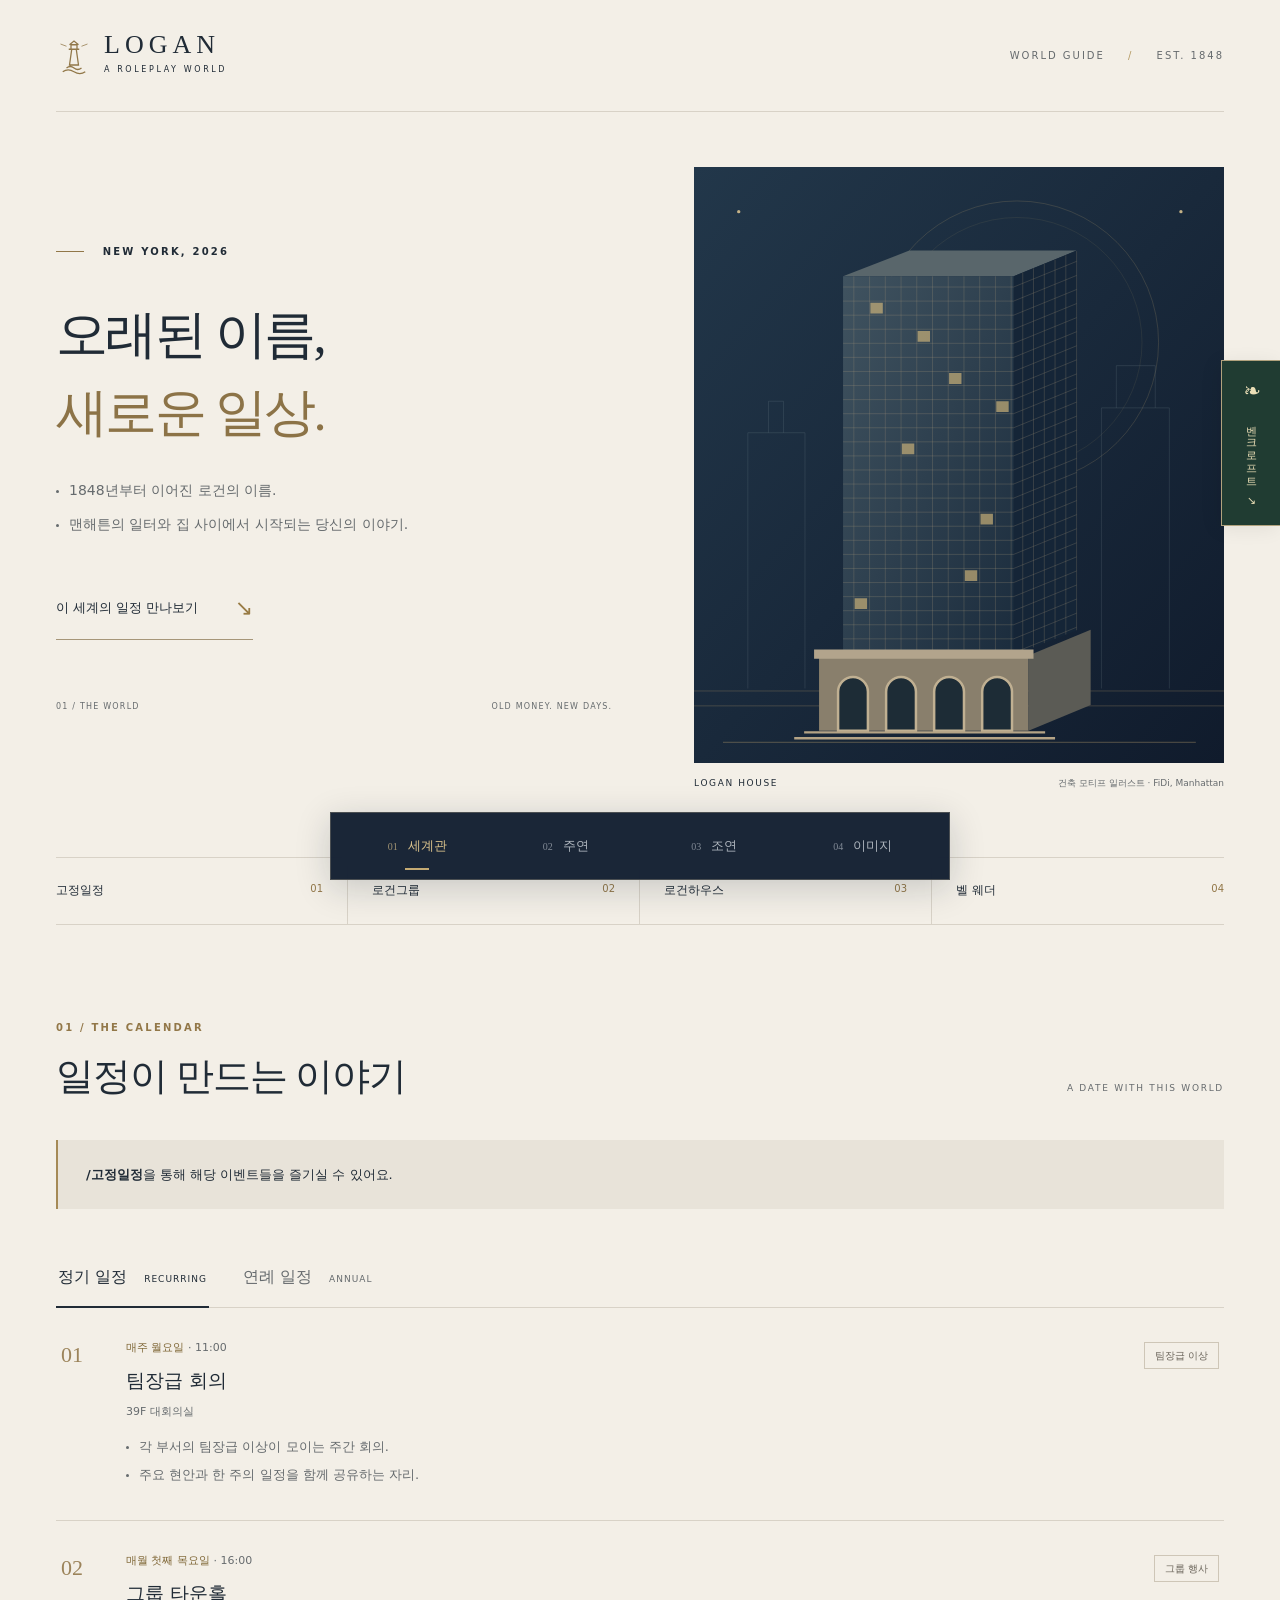
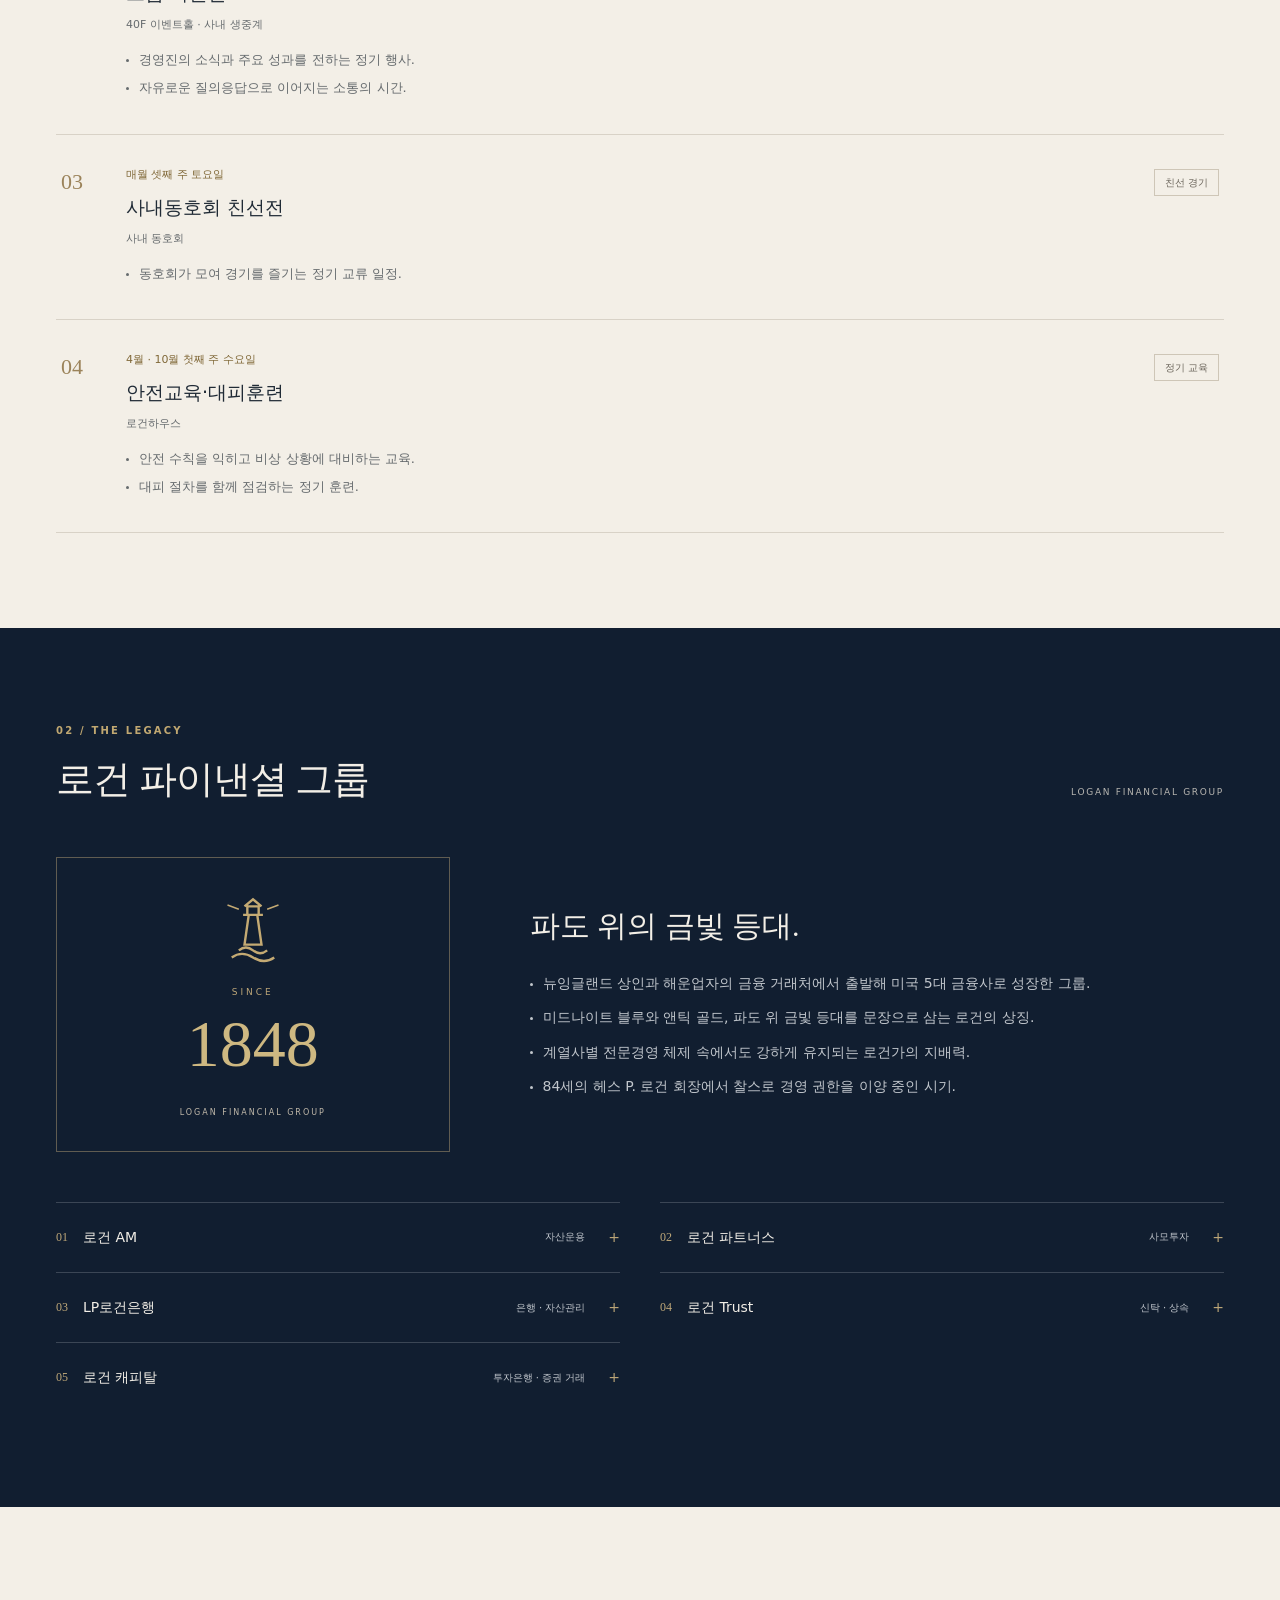
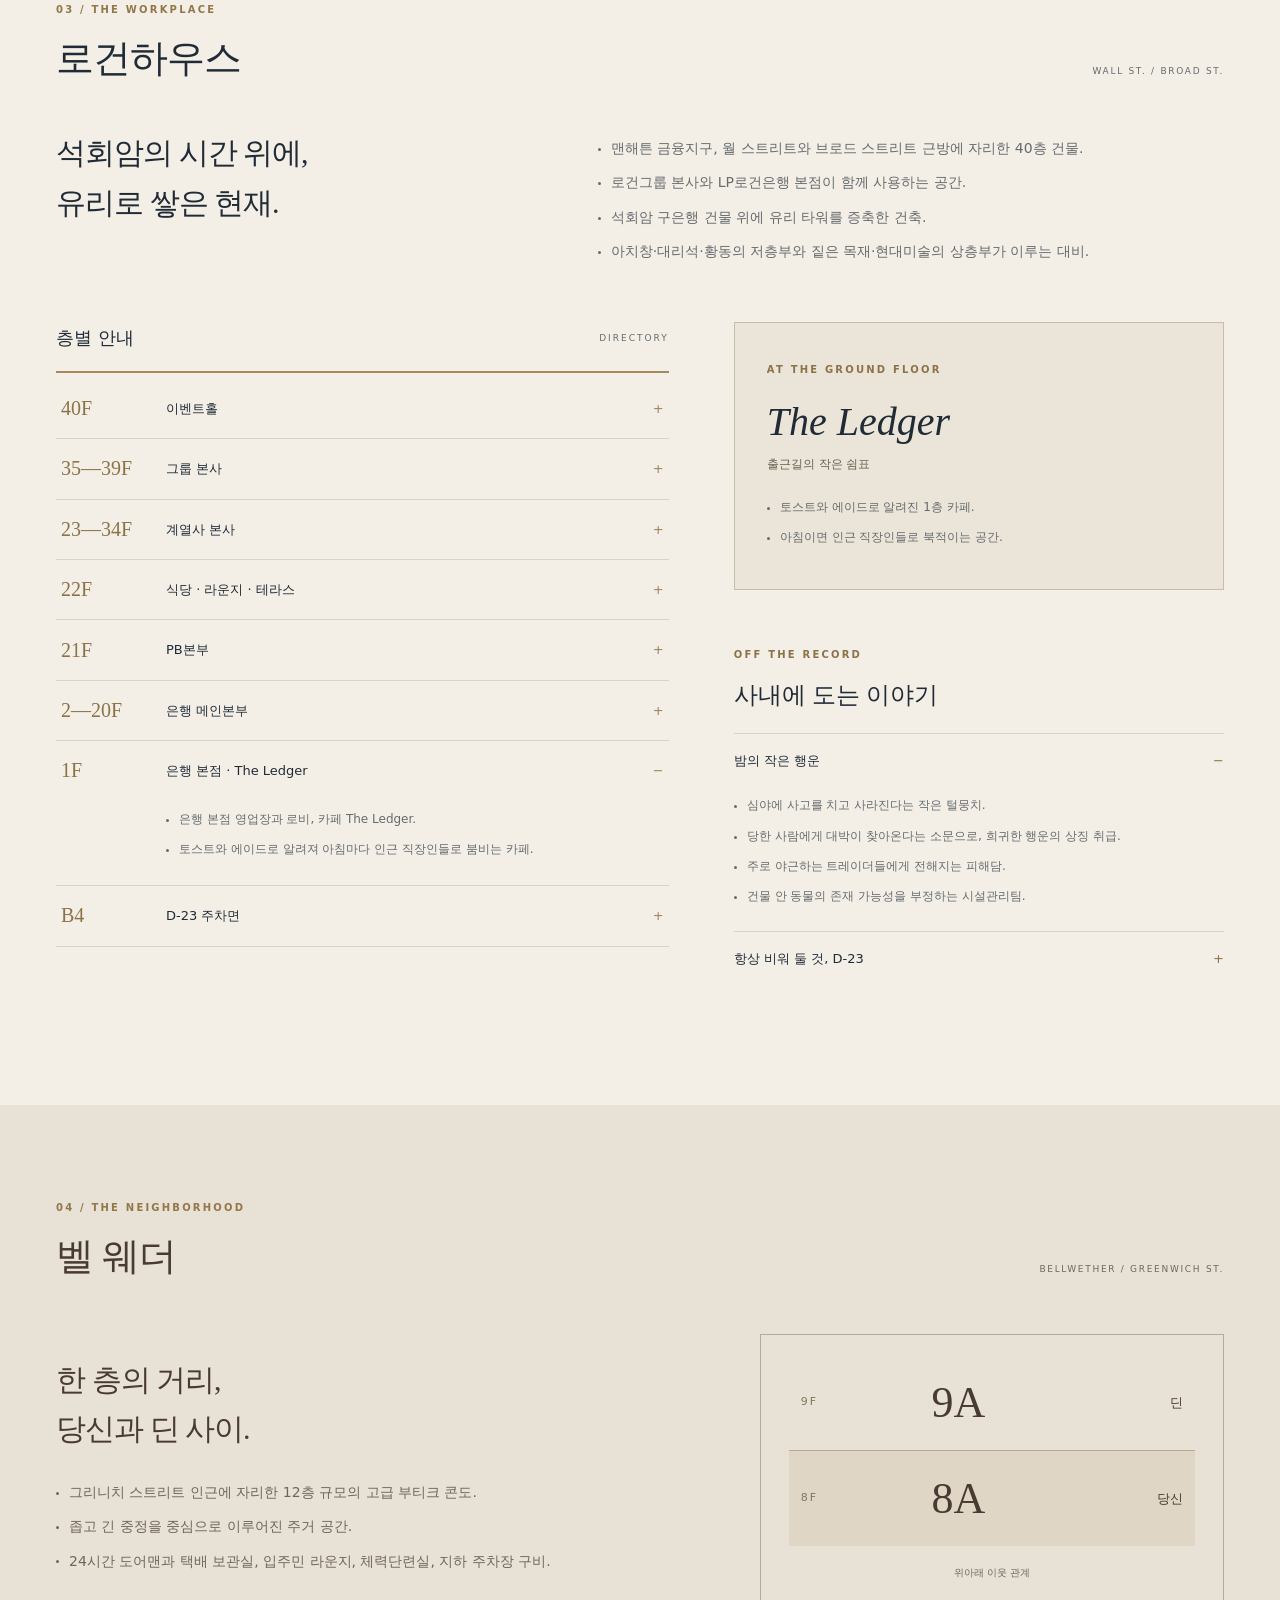
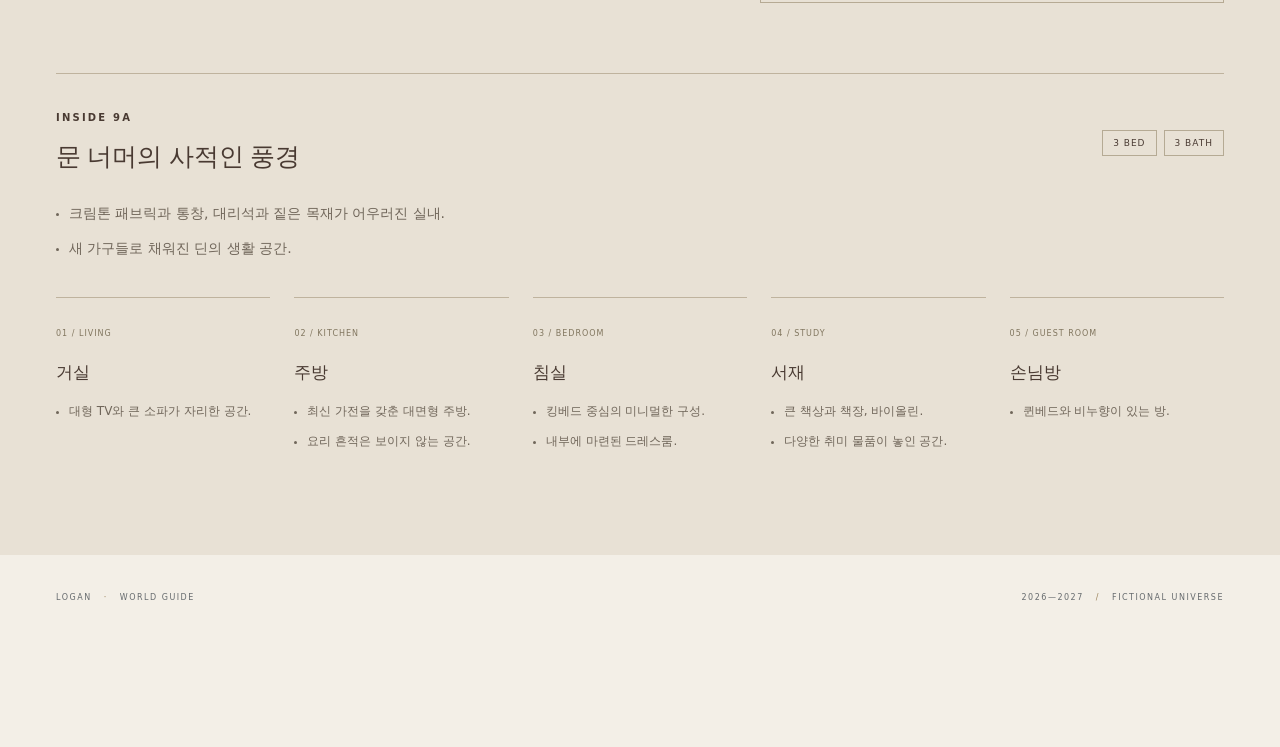
<file: index.html>
<!doctype html>
<html lang="ko">
<head>
<meta charset="utf-8">
<meta name="viewport" content="width=device-width, initial-scale=1">
<meta name="theme-color" content="#111e30">
<meta name="description" content="2026년 미국, 로건을 중심으로 펼쳐지는 RP 세계관 안내. 고정일정, 로건하우스, 벨 웨더와 인물 소개.">
<title>세계관 · LOGAN</title>
<link rel="icon" href="/assets/emblem.svg" type="image/svg+xml">
<link rel="stylesheet" href="/styles.css">
<script src="/app.js" defer></script>
</head>
<body>
<a class="skip-link" href="#main">본문으로 건너뛰기</a>
<header class="site-header wrap">
<a class="brand" href="/" aria-label="LOGAN 세계관 홈"><svg viewBox="0 0 48 56" aria-hidden="true"><path d="M18 40h12L27 19h-6zM17 19h14M20 13h8v6h-8zM18 13l6-5 6 5M14 44q5-4 10 0t10 0M9 49q7-5 15 0t15 0" fill="none" stroke="currentColor" stroke-width="1.7"/><path d="m14 15-8-3m28 3 8-3" stroke="currentColor"/></svg><span>LOGAN<small>A ROLEPLAY WORLD</small></span></a>
<span class="edition">WORLD GUIDE <span class="edition-divider">/</span> EST. 1848</span>
</header>
<main id="main">
<section class="hero wrap">
<div class="hero-copy"><p class="eyebrow"><span class="gold-dash"></span> NEW YORK, 2026</p><h1>오래된 이름,<br><em>새로운 일상.</em></h1>
<ul class="copy-list"><li>1848년부터 이어진 로건의 이름.</li><li>맨해튼의 일터와 집 사이에서 시작되는 당신의 이야기.</li></ul>
<a class="text-link" href="#schedule">이 세계의 일정 만나보기 <span aria-hidden="true">↘</span></a>
<div class="hero-coordinate"><span>01 / THE WORLD</span><span>OLD MONEY. NEW DAYS.</span></div></div>
<figure class="hero-art"><img src="/assets/logan-house.svg" width="640" height="720" alt="석조 저층부 위에 유리 타워가 올라선 로건하우스를 표현한 건축 일러스트"><figcaption><span>LOGAN HOUSE</span><span>건축 모티프 일러스트 · FiDi, Manhattan</span></figcaption></figure>
</section>
<nav class="section-nav wrap" aria-label="세계관 바로가기"><a href="#schedule">고정일정 <span>01</span></a><a href="#group">로건그룹 <span>02</span></a><a href="#house">로건하우스 <span>03</span></a><a href="#home">벨 웨더 <span>04</span></a></nav>
<section class="section schedule-section wrap" id="schedule">
<div class="section-intro"><div><p class="eyebrow">01 / THE CALENDAR</p><h2>일정이 만드는 이야기</h2></div><span class="section-aside">A DATE WITH THIS WORLD</span></div>
<div class="command-bar schedule-guide"><p class="command-help"><code>/고정일정</code>을 통해 해당 이벤트들을 즐기실 수 있어요.</p></div>
<div class="schedule-switch" role="group" aria-label="일정 종류"><button type="button" data-schedule="recurring" aria-pressed="true" aria-controls="recurring">정기 일정 <span>RECURRING</span></button><button type="button" data-schedule="annual" aria-pressed="false" aria-controls="annual">연례 일정 <span>ANNUAL</span></button></div>
<div id="recurring" class="schedule-panel"><article class="recurring-item"><div class="event-index">01</div><div><p class="event-period">매주 월요일 <span>· 11:00</span></p><h3>팀장급 회의</h3><p class="event-location">39F 대회의실</p><ul class="copy-list"><li>각 부서의 팀장급 이상이 모이는 주간 회의.</li><li>주요 현안과 한 주의 일정을 함께 공유하는 자리.</li></ul></div><span class="event-badge">팀장급 이상</span></article><article class="recurring-item"><div class="event-index">02</div><div><p class="event-period">매월 첫째 목요일 <span>· 16:00</span></p><h3>그룹 타운홀</h3><p class="event-location">40F 이벤트홀 · 사내 생중계</p><ul class="copy-list"><li>경영진의 소식과 주요 성과를 전하는 정기 행사.</li><li>자유로운 질의응답으로 이어지는 소통의 시간.</li></ul></div><span class="event-badge">그룹 행사</span></article><article class="recurring-item"><div class="event-index">03</div><div><p class="event-period">매월 셋째 주 토요일</p><h3>사내동호회 친선전</h3><p class="event-location">사내 동호회</p><ul class="copy-list"><li>동호회가 모여 경기를 즐기는 정기 교류 일정.</li></ul></div><span class="event-badge">친선 경기</span></article><article class="recurring-item"><div class="event-index">04</div><div><p class="event-period">4월 · 10월 첫째 주 수요일</p><h3>안전교육·대피훈련</h3><p class="event-location">로건하우스</p><ul class="copy-list"><li>안전 수칙을 익히고 비상 상황에 대비하는 교육.</li><li>대피 절차를 함께 점검하는 정기 훈련.</li></ul></div><span class="event-badge">정기 교육</span></article></div>
<div id="annual" class="schedule-panel"><div class="year-switch" role="group" aria-label="연례 일정 연도"><button type="button" data-year="2026" aria-pressed="true" aria-controls="year-2026">2026</button><button type="button" data-year="2027" aria-pressed="false" aria-controls="year-2027">2027</button></div><section id="year-2026" class="year-panel" aria-labelledby="year-title-2026"><h3 class="year-heading" id="year-title-2026">2026<span>ANNUAL EVENTS</span></h3><div class="timeline"><article class="annual-item"><div class="event-date">10.30</div><div><div class="event-heading"><h4>할로윈</h4></div><p class="event-location">로건하우스</p><ul class="copy-list"><li>할로윈 장식으로 물드는 사내 풍경.</li><li>22층에서는 털뭉치를 위한 비공식 공양제도 이어지는 날.</li></ul></div></article><article class="annual-item"><div class="event-date">11.14</div><div><div class="event-heading"><h4>자선 갈라</h4><span class="event-badge">VVIP</span></div><p class="event-location">맨해튼 호텔 연회장 · 저녁</p><ul class="copy-list"><li>로건가가 주최하는 자선 갈라.</li><li>VVIP를 대상으로 마련되는 저녁 행사.</li></ul></div></article><article class="annual-item"><div class="event-date">11.21—28</div><div><div class="event-heading"><h4>추수감사절 연휴</h4><span class="event-badge">연휴</span></div><ul class="copy-list"><li>추수감사절을 맞아 이어지는 세계관 속 휴식 기간.</li></ul></div></article><article class="annual-item"><div class="event-date">12.11</div><div><div class="event-heading"><h4>홀리데이 파티</h4><span class="event-badge">직원 대상</span></div><p class="event-location">40F 이벤트홀 · 18:00</p><ul class="copy-list"><li>한 해를 함께한 직원들을 위한 연말 파티.</li><li>공연과 경품 추첨으로 채워지는 저녁.</li></ul></div></article><article class="annual-item"><div class="event-date">12.24—25</div><div><div class="event-heading"><h4>크리스마스</h4><span class="event-badge">시즌 일정</span></div><ul class="copy-list"><li>크리스마스 이브와 당일로 이어지는 일정.</li></ul></div></article><article class="annual-item"><div class="event-date">12.31</div><div><div class="event-heading"><h4>연말 파티</h4><span class="event-badge">사회지도층</span></div><p class="event-location">플라자 호텔 · 19:00</p><ul class="copy-list"><li>사회지도층이 모이는 연말 행사.</li><li>전시와 사교를 중심으로 한 해를 마무리하는 자리.</li></ul></div></article></div></section><section id="year-2027" class="year-panel" aria-labelledby="year-title-2027"><h3 class="year-heading" id="year-title-2027">2027<span>ANNUAL EVENTS</span></h3><div class="timeline"><article class="annual-item"><div class="event-date">01.01</div><div><div class="event-heading"><h4>신년 브리핑</h4><span class="event-badge">공식 발표</span></div><p class="event-location">로건하우스 로비</p><ul class="copy-list"><li>새해 사업 방향과 주요 인사를 공개하는 자리.</li></ul></div></article><article class="annual-item"><div class="event-date">05.15</div><div><div class="event-heading"><h4>로건 가든 베네핏</h4><span class="event-badge">후원 오찬</span></div><ul class="copy-list"><li>샬롯이 주최하는 예술교육 후원 오찬.</li></ul></div></article><article class="annual-item"><div class="event-date">06.13</div><div><div class="event-heading"><h4>로건 자선 폴로컵</h4><span class="event-badge">자선 행사</span></div><p class="event-location">그리니치 폴로장</p><ul class="copy-list"><li>그리니치 폴로장에서 열리는 자선 폴로 행사.</li></ul></div></article><article class="annual-item"><div class="event-date">08.09—13</div><div><div class="event-heading"><h4>여름 연휴</h4><span class="event-badge">연휴</span></div><ul class="copy-list"><li>여름철에 마련된 연속 휴식 기간.</li></ul></div></article><article class="annual-item"><div class="event-date">09.16—17</div><div><div class="event-heading"><h4>직원 워크숍</h4><span class="event-badge">직원 대상</span></div><p class="event-location">리조트</p><ul class="copy-list"><li>리조트에서 진행하는 직원 교류 일정.</li><li>레크리에이션과 밤 바비큐로 구성.</li></ul></div></article></div></section><ul class="micro-list schedule-note"><li>RP 세계관에 설정된 일정 기준.</li></ul></div>
</section>
<section class="group-section" id="group"><div class="wrap section"><div class="section-intro"><div><p class="eyebrow">02 / THE LEGACY</p><h2>로건 파이낸셜 그룹</h2></div><span class="section-aside">LOGAN FINANCIAL GROUP</span></div>
<div class="legacy-grid"><div class="legacy-mark"><svg viewBox="0 0 48 56" aria-hidden="true"><path d="M18 40h12L27 19h-6zM17 19h14M20 13h8v6h-8zM18 13l6-5 6 5M14 44q5-4 10 0t10 0M9 49q7-5 15 0t15 0" fill="none" stroke="currentColor" stroke-width="1.7"/><path d="m14 15-8-3m28 3 8-3" stroke="currentColor"/></svg><span>SINCE</span><strong>1848</strong><small>LOGAN FINANCIAL GROUP</small></div><div class="legacy-copy"><h3>파도 위의 금빛 등대.</h3><ul class="copy-list"><li>뉴잉글랜드 상인과 해운업자의 금융 거래처에서 출발해 미국 5대 금융사로 성장한 그룹.</li><li>미드나이트 블루와 앤틱 골드, 파도 위 금빛 등대를 문장으로 삼는 로건의 상징.</li><li>계열사별 전문경영 체제 속에서도 강하게 유지되는 로건가의 지배력.</li><li>84세의 헤스 P. 로건 회장에서 찰스로 경영 권한을 이양 중인 시기.</li></ul></div></div>
<div class="affiliates"><details><summary><span>01</span> 로건 AM <span class="summary-label">자산운용</span></summary><ul class="copy-list"><li>기관 투자자와 공모 상품을 중심으로 자산을 운용하는 계열사.</li></ul></details>
<details><summary><span>02</span> 로건 파트너스 <span class="summary-label">사모투자</span></summary><ul class="copy-list"><li>사모펀드 투자와 민간 대출을 담당하는 계열사.</li></ul></details>
<details><summary><span>03</span> LP로건은행 <span class="summary-label">은행 · 자산관리</span></summary><ul class="copy-list"><li>개인 고객과 기업을 위한 은행 업무.</li><li>초고액 자산가를 대상으로 한 프라이빗 뱅킹 서비스.</li></ul></details>
<details><summary><span>04</span> 로건 Trust <span class="summary-label">신탁 · 상속</span></summary><ul class="copy-list"><li>신탁과 상속, 재단의 자산 관리를 담당하는 계열사.</li></ul></details>
<details><summary><span>05</span> 로건 캐피탈 <span class="summary-label">투자은행 · 증권 거래</span></summary><ul class="copy-list"><li>기업 인수·합병 자문과 주식·채권 발행을 통한 자금 조달 지원.</li><li>금융상품의 영업과 거래를 담당하는 계열사.</li></ul></details></div></div></section>
<section class="section wrap" id="house"><div class="section-intro"><div><p class="eyebrow">03 / THE WORKPLACE</p><h2>로건하우스</h2></div><span class="section-aside">WALL ST. / BROAD ST.</span></div>
<div class="house-overview"><h3>석회암의 시간 위에,<br>유리로 쌓은 현재.</h3><ul class="copy-list"><li>맨해튼 금융지구, 월 스트리트와 브로드 스트리트 근방에 자리한 40층 건물.</li><li>로건그룹 본사와 LP로건은행 본점이 함께 사용하는 공간.</li><li>석회암 구은행 건물 위에 유리 타워를 증축한 건축.</li><li>아치창·대리석·황동의 저층부와 짙은 목재·현대미술의 상층부가 이루는 대비.</li></ul></div>
<div class="house-grid"><div class="floor-directory"><div class="directory-title"><h3>층별 안내</h3><span>DIRECTORY</span></div><details ><summary><span class="floor-number">40F</span><span>이벤트홀</span></summary><ul class="copy-list"><li>그룹 타운홀과 직원 행사를 비롯한 모임을 여는 공간.</li></ul></details><details ><summary><span class="floor-number">35—39F</span><span>그룹 본사</span></summary><ul class="copy-list"><li>그룹의 주요 업무를 맡는 본사 구역.</li><li>39층 대회의실에서 진행되는 월요일 팀장급 회의.</li></ul></details><details ><summary><span class="floor-number">23—34F</span><span>계열사 본사</span></summary><ul class="copy-list"><li>로건의 각 계열사 본사가 자리한 업무 구역.</li></ul></details><details ><summary><span class="floor-number">22F</span><span>식당 · 라운지 · 테라스</span></summary><ul class="copy-list"><li>전체 직원이 이용하는 식당과 라운지, 야외 테라스.</li><li>할로윈이면 털뭉치를 위한 비공식 공양제가 열린다는 공간.</li></ul></details><details ><summary><span class="floor-number">21F</span><span>PB본부</span></summary><ul class="copy-list"><li>초고액 자산가의 금융 업무를 담당하는 본부.</li><li>딘의 집무실과 직속 사무실이 자리한 층.</li></ul></details><details ><summary><span class="floor-number">2—20F</span><span>은행 메인본부</span></summary><ul class="copy-list"><li>LP로건은행의 주요 본부가 모인 업무 구역.</li></ul></details><details open><summary><span class="floor-number">1F</span><span>은행 본점 · The Ledger</span></summary><ul class="copy-list"><li>은행 본점 영업장과 로비, 카페 The Ledger.</li><li>토스트와 에이드로 알려져 아침마다 인근 직장인들로 붐비는 카페.</li></ul></details><details ><summary><span class="floor-number">B4</span><span>D-23 주차면</span></summary><ul class="copy-list"><li>사내 규정상 언제나 비워 두어야 하는 주차면.</li><li>용도와 사유가 알려지지 않은 공간.</li></ul></details></div>
<aside class="house-notes"><article class="ledger-note"><span class="eyebrow">AT THE GROUND FLOOR</span><h3>The Ledger</h3><p class="note-subtitle">출근길의 작은 쉼표</p><ul class="copy-list"><li>토스트와 에이드로 알려진 1층 카페.</li><li>아침이면 인근 직장인들로 북적이는 공간.</li></ul></article><article class="rumor-note"><span class="eyebrow">OFF THE RECORD</span><h3>사내에 도는 이야기</h3><details open><summary>밤의 작은 행운</summary><ul class="copy-list"><li>심야에 사고를 치고 사라진다는 작은 털뭉치.</li><li>당한 사람에게 대박이 찾아온다는 소문으로, 희귀한 행운의 상징 취급.</li><li>주로 야근하는 트레이더들에게 전해지는 피해담.</li><li>건물 안 동물의 존재 가능성을 부정하는 시설관리팀.</li></ul></details><details><summary>항상 비워 둘 것, D-23</summary><ul class="copy-list"><li>지하 4층 D-23을 항상 비워 두도록 명시한 사내 규정.</li><li>주차 즉시 전달되는 차량 이동 요청.</li><li>관리팀조차 이유를 몰라 기묘한 괴담으로 남은 자리.</li></ul></details></article></aside></div>
</section>
<section class="home-section" id="home"><div class="section wrap"><div class="section-intro"><div><p class="eyebrow">04 / THE NEIGHBORHOOD</p><h2>벨 웨더</h2></div><span class="section-aside">BELLWETHER / GREENWICH ST.</span></div>
<div class="home-grid"><div><h3>한 층의 거리,<br>당신과 딘 사이.</h3><ul class="copy-list"><li>그리니치 스트리트 인근에 자리한 12층 규모의 고급 부티크 콘도.</li><li>좁고 긴 중정을 중심으로 이루어진 주거 공간.</li><li>24시간 도어맨과 택배 보관실, 입주민 라운지, 체력단련실, 지하 주차장 구비.</li></ul></div><div class="neighbor-diagram" role="img" aria-label="딘이 사는 9A 바로 아래층에 당신의 8A가 위치"><div><span>9F</span><strong>9A</strong><span>딘</span></div><div class="your-floor"><span>8F</span><strong>8A</strong><span>당신</span></div><small>위아래 이웃 관계</small></div></div>
<div class="apartment-heading"><div><p class="eyebrow">INSIDE 9A</p><h3>문 너머의 사적인 풍경</h3></div><div class="badges"><span>3 BED</span><span>3 BATH</span></div></div>
<ul class="copy-list"><li>크림톤 패브릭과 통창, 대리석과 짙은 목재가 어우러진 실내.</li><li>새 가구들로 채워진 딘의 생활 공간.</li></ul>
<div class="rooms"><article><span>01 / LIVING</span><h4>거실</h4><ul class="copy-list"><li>대형 TV와 큰 소파가 자리한 공간.</li></ul></article><article><span>02 / KITCHEN</span><h4>주방</h4><ul class="copy-list"><li>최신 가전을 갖춘 대면형 주방.</li><li>요리 흔적은 보이지 않는 공간.</li></ul></article><article><span>03 / BEDROOM</span><h4>침실</h4><ul class="copy-list"><li>킹베드 중심의 미니멀한 구성.</li><li>내부에 마련된 드레스룸.</li></ul></article><article><span>04 / STUDY</span><h4>서재</h4><ul class="copy-list"><li>큰 책상과 책장, 바이올린.</li><li>다양한 취미 물품이 놓인 공간.</li></ul></article><article><span>05 / GUEST ROOM</span><h4>손님방</h4><ul class="copy-list"><li>퀸베드와 비누향이 있는 방.</li></ul></article></div>
</div></section>
</main><footer class="site-footer wrap"><span>LOGAN <span class="footer-dot">·</span> WORLD GUIDE</span><span>2026—2027 <span class="footer-dot">/</span> FICTIONAL UNIVERSE</span></footer>
<button class="bencroft-wing" type="button" data-open-bencroft aria-haspopup="dialog" aria-controls="bencroft-dialog"><span aria-hidden="true">❧</span> 벤크로프트 <span aria-hidden="true">↗</span></button>
<dialog id="bencroft-dialog" class="bencroft-dialog" aria-labelledby="bencroft-title">
<div class="drawer-head"><span class="eyebrow">FROM ANOTHER CHAPTER</span><button type="button" class="close-dialog" aria-label="벤크로프트 소개 닫기">닫기 <span aria-hidden="true">×</span></button></div>
<div class="drawer-content">
<p class="university-seal" aria-hidden="true">B<span>1768</span></p>
<p class="eyebrow">BENCROFT UNIVERSITY</p>
<h2 id="bencroft-title">벤크로프트</h2>
<p class="motto" lang="la">Veritas et Innovatio</p>
<div class="badges"><span>그린 & 골드</span><span>몬스테라 잎</span></div>
<section><h3>오래된 명성, 새로운 가능성</h3><ul class="copy-list"><li>1768년 설립 이후 명성을 이어 온 연구중심 사립 종합대학.</li><li>매년 미국 상위 20위권을 지키는 명문으로, 오래된 부와 신흥 기술 자본이 만나는 곳.</li><li>6개 학부와 10개 전문대학원, 약 145억 달러의 발전기금을 갖춘 대학.</li><li>정치외교와 법학의 전통적 강세에 더해, 실리콘밸리 동문들의 고액 기부로 세계 최고 수준으로 성장한 공학 분야.</li></ul></section>
<section><h3>연못을 사이에 둔 두 풍경</h3><ul class="copy-list"><li>중앙 연못 동쪽에 자리한 18세기 고딕 석조 건물들.</li><li>유리와 금속으로 이루어진 서쪽 건물들과 선명하게 대비되는 캠퍼스.</li><li>그린과 골드를 상징색으로, 풍성한 몬스테라 잎을 마스코트로 삼는 학교.</li></ul></section>
<section><h3>그리핀스의 이름 아래</h3><ul class="copy-list"><li>두터운 지원을 바탕으로 강세를 보이는 스포츠팀.</li><li>미식축구팀 ‘그리핀스’를 향한 학생들의 남다른 자부심.</li></ul></section>
<section class="campus-note"><span class="eyebrow">CAMPUS NOTES</span><h3>아무도 믿지 않는다는 소문</h3><ul class="copy-list"><li>학생들이 자주 먹이를 주어 사람을 피하지 않는, 통통한 회색 청설모들.</li><li>시험 전날 중앙도서관 앞 초대 총장 청동상의 바지 앞섶을 만지면 A+를 받는다는 미신.</li><li>믿는 이는 없다면서도, 보수할 때마다 다시 금빛으로 닳아 가는 청동상의 앞섶.</li></ul></section>
</div></dialog>
<nav class="bottom-nav" aria-label="주요 페이지">
<a href="/" aria-current="page"><span class="nav-number">01</span> 세계관</a>
<a href="/characters/" ><span class="nav-number">02</span> 주연</a>
<a href="/supporting/" ><span class="nav-number">03</span> 조연</a>
<a href="/gallery/" ><span class="nav-number">04</span> 이미지</a>
</nav>
</body></html>
</file>
<file: styles.css>
:root{--navy:#111e30;--navy-light:#1b2c40;--paper:#f3efe7;--ink:#202b36;--gold:#b59a63;--muted:#666b6e;--line:#d8d2c7;--serif:Georgia,"Noto Serif KR","Batang",serif;--sans:"Pretendard","Noto Sans KR","Malgun Gothic",system-ui,sans-serif}
*{box-sizing:border-box}html{scroll-behavior:smooth;scroll-padding-top:32px}body{margin:0;background:var(--paper);color:var(--ink);font-family:var(--sans);font-size:15px;line-height:1.8;word-break:keep-all;overflow-wrap:break-word;padding-bottom:105px}body.dialog-open{overflow:hidden}button,a{-webkit-tap-highlight-color:transparent}button{font:inherit;cursor:pointer}a{color:inherit;text-decoration:none}button{color:inherit}button:disabled{cursor:default}button:focus-visible,a:focus-visible,summary:focus-visible{outline:3px solid #987332;outline-offset:5px}h1,h2,h3,h4,p,figure{margin:0}h1,h2,h3,h4{font-weight:500}img,svg{max-width:100%;height:auto}img{display:block}button{border-radius:0}button,summary,a{touch-action:manipulation}[hidden]{display:none!important}.wrap{width:min(1280px,calc(100% - 112px));margin-inline:auto}.sr-only{position:absolute;width:1px;height:1px;padding:0;margin:-1px;overflow:hidden;clip:rect(0,0,0,0);white-space:nowrap;border:0}.skip-link{position:fixed;top:10px;left:10px;z-index:100;background:var(--paper);padding:10px 20px;transform:translateY(-160%)}.skip-link:focus{transform:translateY(0)}
.site-header{min-height:112px;display:flex;align-items:center;justify-content:space-between;border-bottom:1px solid var(--line)}.brand{display:flex;align-items:center;gap:12px}.brand svg{width:36px;color:#917748}.brand>span{font:26px/1.1 var(--serif);letter-spacing:5px}.brand small{display:block;font:8px/2.5 var(--sans);letter-spacing:2.6px}.edition{font-size:10px;letter-spacing:2px;color:var(--muted)}.edition-divider{color:var(--gold);margin:0 18px}.eyebrow{font-size:10px;font-weight:600;letter-spacing:2.2px;line-height:1.6}.hero{display:grid;grid-template-columns:1.05fr 1fr;gap:7%;align-items:center;padding-block:55px 66px}.hero-copy{padding-block:32px}.gold-dash{display:inline-block;width:28px;height:1px;background:#917748;vertical-align:middle;margin-right:13px}.hero h1{font:clamp(36px,4.1vw,64px)/1.5 var(--serif);letter-spacing:-2.6px;margin:35px 0 25px}.hero h1 em{color:#8c7347;font-style:normal}.copy-list{margin:0;padding:0;list-style:none;color:var(--muted)}.copy-list li{position:relative;padding-left:13px;margin:7px 0;font-size:14px;line-height:1.95}.copy-list li:before{content:"";position:absolute;top:.92em;left:0;width:3px;height:3px;background:currentColor;border-radius:50%}.hero .copy-list li{font-size:14px}.text-link{display:inline-flex;align-items:center;gap:36px;border-bottom:1px solid #a69679;padding:12px 0;font-size:13px;margin-top:30px}.text-link span{font-size:22px;color:#987b44;transition:transform .2s}.text-link:hover span{transform:translate(3px,3px)}.hero-coordinate{display:flex;justify-content:space-between;gap:10px;margin-top:60px;font-size:8px;letter-spacing:1.2px;color:var(--muted)}.hero-art{position:relative}.hero-art img{width:100%;height:auto}.hero-art figcaption{display:flex;justify-content:space-between;gap:10px;font-size:9px;padding-top:12px;color:var(--muted)}.hero-art figcaption span:first-child{letter-spacing:1.6px;color:var(--ink)}
.section-nav{display:grid;grid-template-columns:repeat(4,1fr);border-top:1px solid var(--line);border-bottom:1px solid var(--line)}.section-nav a{padding:22px 24px;border-right:1px solid var(--line);display:flex;justify-content:space-between;font-size:12px;transition:background .2s}.section-nav a:first-child{padding-left:0}.section-nav a:last-child{border-right:0;padding-right:0}.section-nav a:hover{background:#e9e4d9}.section-nav span{color:#927748;font-size:10px}.section{padding-block:95px}.section-intro{display:flex;justify-content:space-between;align-items:end;gap:20px;margin-bottom:36px}.section-intro .eyebrow{color:#927748;margin-bottom:14px}h2{font:clamp(28px,3vw,40px)/1.4 var(--serif);letter-spacing:-1px}.section-aside{font-size:9px;letter-spacing:1.7px;color:var(--muted);padding-bottom:7px}.command-bar{display:flex;align-items:center;gap:20px;justify-content:space-between;background:#e8e3d9;padding:23px 28px;border-left:2px solid #a58a56}.command-help{font-size:13px}.command-help code{font-family:var(--sans);font-weight:700}.micro-list{font-size:11px;color:var(--muted);list-style:none;padding:0;margin:5px 0 0}.micro-list li::before{content:"· ";margin-right:3px}.command-bar button{flex-shrink:0;border:1px solid #b8ad99;background:transparent;padding:10px 16px;font-size:11px;min-height:44px}.command-bar button:hover{background:var(--navy);border-color:var(--navy);color:var(--paper)}.command-bar button span{margin-left:20px}.schedule-switch{display:flex;gap:32px;margin-top:40px;border-bottom:1px solid var(--line)}.schedule-switch button{background:none;border:0;border-bottom:2px solid transparent;padding:14px 2px;color:var(--muted);margin-bottom:-1px;font-size:16px}.schedule-switch button[aria-pressed=true]{border-bottom-color:var(--ink);color:var(--ink)}.schedule-switch button span{font-size:9px;letter-spacing:1px;margin-left:12px}.recurring-item{display:grid;grid-template-columns:45px 1fr auto;gap:20px;padding:30px 5px;border-bottom:1px solid var(--line)}.event-index{font:22px/1.4 var(--serif);color:#9b835a;padding-top:2px}.event-period{font-size:11px;color:#806838;margin-bottom:5px}.event-period span{color:var(--muted)}.recurring-item h3{font-size:19px;margin-bottom:4px}.event-location{font-size:11px;color:var(--muted);margin-top:5px}.recurring-item .copy-list{margin-top:12px}.recurring-item .copy-list li,.annual-item .copy-list li{font-size:13px;margin:3px 0}.event-badge{font-size:10px;line-height:1.5;padding:5px 10px;border:1px solid #cec6b7;align-self:start;color:#6b655b;white-space:nowrap}.recurring-item>.event-badge{margin-top:4px}.year-switch{display:flex;gap:8px;margin-top:30px}.year-switch button{min-width:76px;min-height:44px;padding:8px 16px;border:1px solid var(--line);background:none;font-size:13px}.year-switch button[aria-pressed=true]{background:var(--navy);border-color:var(--navy);color:var(--paper)}.year-heading{font:40px/1.4 var(--serif);display:flex;align-items:center;gap:24px;padding-block:25px}.year-heading span{font:9px var(--sans);letter-spacing:2px;color:var(--muted)}.annual-item{display:grid;grid-template-columns:130px 1fr;gap:28px;padding:27px 0;border-top:1px solid var(--line)}.event-date{font:24px/1.5 var(--serif);color:#8a7143;white-space:nowrap}.event-heading{display:flex;align-items:center;gap:15px;flex-wrap:wrap}.annual-item h4{font-size:18px}.annual-item .copy-list{margin-top:10px}.schedule-note{margin-top:22px}
.group-section{background:var(--navy);color:var(--paper)}.group-section .section-aside{color:#b8b6b1}.group-section .section-intro .eyebrow{color:#c1a871}.legacy-grid{display:grid;grid-template-columns:.85fr 1.5fr;gap:80px;align-items:center;margin-block:50px}.legacy-mark{border:1px solid #605c51;display:flex;flex-direction:column;align-items:center;padding:30px 20px}.legacy-mark svg{width:68px;color:#c4aa73;margin-bottom:17px}.legacy-mark>span{font-size:9px;letter-spacing:3px;color:#bea778}.legacy-mark strong{font:66px/1.3 var(--serif);color:#ceb881}.legacy-mark small{font-size:8px;letter-spacing:2px;margin-top:20px;color:#c0b8a9}.legacy-copy h3{font:30px/1.6 var(--serif);margin-bottom:20px}.group-section .copy-list{color:#c1c6cc}.affiliates{display:grid;grid-template-columns:1fr 1fr;gap:0 40px}.affiliates details{border-top:1px solid #3b4655;padding:3px 0}.affiliates summary{display:flex;align-items:center;gap:15px;padding:19px 0;font-size:14px;cursor:pointer;list-style:none}.affiliates summary>span:first-child{font:12px var(--serif);color:#bea778}.summary-label{margin-left:auto;font-size:10px;color:#c1c6cc}.affiliates summary::after{content:"+";color:#bea778;margin-left:8px}.affiliates details[open] summary::after{content:"−"}.affiliates .copy-list{padding:0 20px 20px 28px}.affiliates .copy-list li{font-size:13px}
.house-overview{display:grid;grid-template-columns:1fr 1.3fr;gap:60px;align-items:start;margin:42px 0 50px}.house-overview h3,.home-grid h3{font:30px/1.65 var(--serif);letter-spacing:-1px}.house-grid{display:grid;grid-template-columns:1.25fr 1fr;gap:65px}.directory-title{display:flex;justify-content:space-between;align-items:center;border-bottom:2px solid #a48a58;padding-bottom:16px;margin-bottom:6px}.directory-title h3{font-size:18px}.directory-title>span{font-size:9px;letter-spacing:2px;color:var(--muted)}.floor-directory details{border-bottom:1px solid var(--line)}.floor-directory summary{display:flex;align-items:center;gap:20px;list-style:none;cursor:pointer;padding:18px 5px;font-size:13px;min-height:58px}.floor-directory summary::after{content:"+";margin-left:auto;color:#9b835a}.floor-directory details[open] summary::after{content:"−"}.floor-number{min-width:85px;font:20px var(--serif);color:#8c7347}.floor-directory .copy-list{padding:0 14px 17px 110px}.floor-directory .copy-list li{font-size:12px}.house-notes{padding-top:0}.ledger-note{border:1px solid #c6bdab;padding:32px;margin-bottom:25px;background:#ebe5d9}.ledger-note .eyebrow{color:#8c7347}.ledger-note h3{font:italic 40px/1.3 var(--serif);margin:14px 0 6px}.note-subtitle{font-size:12px;color:#6b614f;margin-bottom:20px}.ledger-note .copy-list li,.rumor-note .copy-list li{font-size:12px}.rumor-note{padding:25px 0}.rumor-note>.eyebrow{color:#8c7347}.rumor-note h3{font:24px var(--serif);margin:12px 0 22px}.rumor-note details{border-top:1px solid var(--line)}.rumor-note summary{cursor:pointer;font-size:13px;padding:15px 0;list-style:none;display:flex;justify-content:space-between;gap:12px}.rumor-note summary::after{content:"+";color:#8c7347}.rumor-note details[open] summary::after{content:"−"}.rumor-note .copy-list{padding-bottom:15px}summary::-webkit-details-marker{display:none}
.home-section{background:#e8e1d5;color:#493a32}.home-section .section-aside{color:#70665a}.home-grid{display:grid;grid-template-columns:1.3fr 1fr;align-items:center;gap:100px;margin:50px 0 70px}.home-grid h3{margin-bottom:25px}.home-section .copy-list{color:#70665a}.neighbor-diagram{border:1px solid #b6aa94;padding:20px 28px}.neighbor-diagram>div{display:grid;grid-template-columns:1fr 1fr 1fr;align-items:center;padding:22px 12px;gap:10px}.neighbor-diagram>div+div{border-top:1px solid #b6aa94}.neighbor-diagram>div>span:first-child{font-size:11px;letter-spacing:2px;color:#81765f}.neighbor-diagram strong{font:44px var(--serif);font-weight:400}.neighbor-diagram>div>span:last-child{text-align:right;font-size:13px}.neighbor-diagram .your-floor{background:#e0d6c6}.neighbor-diagram small{display:block;text-align:center;font-size:10px;color:#70665a;padding-top:18px}.apartment-heading{border-top:1px solid #bfb39e;padding-top:36px;display:flex;align-items:center;justify-content:space-between;gap:20px;margin-bottom:25px}.apartment-heading h3{font:25px/1.5 var(--serif);margin-top:12px}.badges{display:flex;flex-wrap:wrap;gap:7px}.badges span{padding:4px 10px;border:1px solid #b5aa94;font-size:9px;letter-spacing:1px}.rooms{display:grid;grid-template-columns:repeat(5,1fr);margin-top:35px;gap:24px}.rooms article{border-top:1px solid #bfb39e;padding-top:20px}.rooms article>span{font-size:8px;letter-spacing:1px;color:#81765f}.rooms h4{font-size:17px;margin:12px 0}.rooms .copy-list li{font-size:12px}
.site-footer{padding-block:36px;display:flex;justify-content:space-between;gap:20px;font-size:8px;letter-spacing:1.5px;color:var(--muted)}.footer-dot{padding:0 8px;color:#9b835a}.bottom-nav{position:fixed;bottom:20px;left:50%;transform:translateX(-50%);z-index:20;display:grid;grid-template-columns:repeat(3,1fr);width:min(510px,calc(100% - 32px));padding:7px 12px;background:#111e30f5;border:1px solid #4b4f52;box-shadow:0 8px 35px #111e3030;backdrop-filter:blur(12px)}.bottom-nav a{position:relative;color:#adb4bc;font-size:13px;display:flex;align-items:center;justify-content:center;gap:10px;min-height:52px;padding:10px}.bottom-nav a[aria-current=page]{color:#dbc38c}.bottom-nav a[aria-current=page]::after{content:"";position:absolute;height:2px;width:24px;background:#c4aa73;bottom:2px;left:calc(50% - 12px)}.nav-number{font:10px var(--serif);opacity:.7}.bottom-nav a:hover{background:#ffffff08}.bencroft-wing{position:fixed;z-index:25;right:0;top:40%;writing-mode:vertical-rl;border:1px solid #b1a27d;border-right:0;background:#203c32;color:#ebdfb7;padding:18px 10px;display:flex;align-items:center;gap:13px;font-size:11px;letter-spacing:2px;box-shadow:-3px 3px 20px #00000012}.bencroft-wing>span:first-child{font-size:21px}.bencroft-wing:hover{background:#2f5143}.bencroft-dialog{position:fixed;inset:0 0 0 auto;margin:0;border:0;border-left:1px solid #7e815e;width:min(540px,100%);height:100dvh;max-height:100dvh;max-width:100%;padding:0;background:#f1f0e7;color:#213c31;overflow:auto;overscroll-behavior:contain}.bencroft-dialog::backdrop{background:#09131fd9;backdrop-filter:blur(4px)}.drawer-head{position:sticky;top:0;z-index:1;display:flex;justify-content:space-between;align-items:center;gap:10px;padding:18px 28px;background:#203c32;color:#e5d7ad}.drawer-head .eyebrow{font-size:8px;letter-spacing:1.4px}.close-dialog{border:0;background:none;color:inherit;padding:7px 0 7px 15px;font-size:12px;min-height:44px}.close-dialog span{font-size:22px;vertical-align:middle;margin-left:10px}.drawer-content{padding:36px 40px 60px}.university-seal{font:58px/1 var(--serif);text-align:center;border:1px solid #a99560;width:100px;height:125px;padding-top:22px;margin:0 auto 30px;border-radius:0 0 50% 50%;color:#395340}.university-seal span{display:block;font:9px var(--sans);letter-spacing:3px;margin-top:9px}.drawer-content>.eyebrow{color:#8c783f}.drawer-content h2{margin:10px 0}.motto{font:italic 21px var(--serif);color:#77805e;margin:14px 0 20px}.drawer-content section{margin-top:35px;padding-top:25px;border-top:1px solid #cccbb6}.drawer-content section h3{font:21px/1.6 var(--serif);margin-bottom:14px}.drawer-content .copy-list{color:#536050}.drawer-content .copy-list li{font-size:13px}.drawer-content .campus-note{background:#e4e6d8;padding:25px;margin-inline:-14px}.campus-note .eyebrow{margin-bottom:12px;color:#7f703f}.pending-page{min-height:calc(100dvh - 290px);padding-block:70px}.pending-page>.eyebrow{color:#927748}.pending-layout{display:grid;grid-template-columns:1.2fr 1fr;gap:70px;align-items:center;padding-top:50px}.pending-layout h1{font:42px/1.6 var(--serif);margin-bottom:25px}.pending-layout h1 span{display:block;font-size:24px;color:#927748;margin-top:12px}.pending-art{background:var(--navy);min-height:330px;display:flex;flex-direction:column;align-items:center;justify-content:center;color:#b59a63}.pending-art svg{width:95px}.pending-art span{font-size:9px;letter-spacing:3px;margin-top:25px}
@media(min-width:1600px){.hero{gap:100px}.hero-art{max-width:520px;justify-self:end}.hero h1{font-size:64px}}
@media(max-width:1050px){.wrap{width:calc(100% - 80px)}.hero{gap:35px}.hero h1{font-size:39px;letter-spacing:-1.8px}.hero-coordinate{flex-direction:column;gap:5px;margin-top:30px}.section-aside{display:none}.house-grid{gap:32px}.legacy-grid{gap:40px}.home-grid{gap:45px}.rooms{grid-template-columns:repeat(3,1fr)}.summary-label{font-size:9px}.affiliates{gap:0 24px}.hero-art figcaption{flex-direction:column;gap:2px}}
@media(max-width:700px){html{scroll-padding-top:20px}.wrap{width:calc(100% - 40px)}body{padding-bottom:130px}.site-header{min-height:88px}.brand>span{font-size:23px}.brand svg{width:30px}.edition{font-size:8px;letter-spacing:1px}.edition-divider{margin:0 7px}.hero{grid-template-columns:1fr;padding-top:20px;padding-bottom:35px;gap:25px}.hero-copy{padding-block:20px 0}.hero h1{font-size:clamp(36px,8.5vw,52px);line-height:1.45;margin:25px 0 20px}.hero .copy-list li{font-size:12px}.text-link{margin-top:18px}.hero-coordinate{flex-direction:row;margin-top:27px;font-size:7px}.hero-art{width:100%;max-width:420px;justify-self:center}.hero-art figcaption{flex-direction:row;font-size:8px}.section-nav{grid-template-columns:repeat(2,1fr)}.section-nav a{padding:15px 14px!important;font-size:11px}.section-nav a:nth-child(2){border-right:0}.section-nav a:nth-child(-n+2){border-bottom:1px solid var(--line)}.section{padding-block:60px}.section-intro{margin-bottom:26px}.section-intro .eyebrow{font-size:9px;margin-bottom:11px}h2{font-size:28px}.command-bar{align-items:stretch;flex-direction:column;padding:20px;gap:13px}.command-help{font-size:12px;line-height:1.9}.command-bar button{align-self:start;font-size:11px}.micro-list{font-size:10px}.schedule-switch{gap:25px;margin-top:22px}.schedule-switch button{font-size:14px}.schedule-switch button span{font-size:8px;margin-left:6px}.recurring-item{grid-template-columns:24px 1fr;gap:14px;padding:25px 0}.recurring-item>.event-badge{grid-column:2;justify-self:start;margin-top:-5px}.event-index{font-size:18px}.event-period{font-size:10px}.recurring-item h3{font-size:17px}.recurring-item .copy-list li,.annual-item .copy-list li{font-size:12px}.annual-item{grid-template-columns:83px 1fr;gap:13px}.event-date{font-size:18px}.event-heading{gap:8px}.annual-item h4{font-size:16px}.event-badge{font-size:9px;padding:4px 7px}.legacy-grid{grid-template-columns:1fr;gap:30px;margin-block:30px}.legacy-mark{display:grid;grid-template-columns:65px 1fr;column-gap:20px;padding:22px 26px;text-align:center}.legacy-mark svg{width:55px;grid-row:1/4;margin:0}.legacy-mark strong{font-size:48px}.legacy-mark small{margin-top:5px}.legacy-copy h3{font-size:26px}.copy-list li{font-size:13px}.affiliates{grid-template-columns:1fr}.house-overview{grid-template-columns:1fr;gap:20px;margin:25px 0 35px}.house-overview h3,.home-grid h3{font-size:26px}.house-grid{grid-template-columns:1fr;gap:30px}.floor-directory summary{gap:10px;font-size:12px}.floor-number{min-width:78px;font-size:19px}.floor-directory .copy-list{padding-left:93px}.ledger-note{padding:25px}.rumor-note{padding-bottom:0}.home-grid{grid-template-columns:1fr;gap:30px;margin:30px 0 45px}.neighbor-diagram{padding:15px 20px}.neighbor-diagram>div{padding:18px 12px}.neighbor-diagram strong{font-size:36px}.apartment-heading{align-items:start}.apartment-heading h3{font-size:21px}.apartment-heading .badges{flex-direction:column;flex-shrink:0}.rooms{grid-template-columns:1fr 1fr;gap:20px}.site-footer{flex-direction:column;gap:7px;padding-block:25px;font-size:7px}.bottom-nav{bottom:0;width:100%;padding:6px 12px calc(6px + env(safe-area-inset-bottom));border-inline:0;border-bottom:0}.bottom-nav a{font-size:12px;min-height:50px}.bencroft-wing{top:auto;bottom:calc(76px + env(safe-area-inset-bottom));writing-mode:horizontal-tb;padding:6px 13px;gap:8px;letter-spacing:0;font-size:10px;min-height:38px}.bencroft-wing>span:first-child{font-size:16px}.drawer-head{padding:10px 22px}.drawer-content{padding:26px 25px 50px}.drawer-content section h3{font-size:20px}.pending-page{padding-block:40px;min-height:calc(100dvh - 300px)}.pending-layout{grid-template-columns:1fr;gap:35px;padding-top:20px}.pending-layout h1{font-size:32px}.pending-layout h1 span{font-size:21px}.pending-art{min-height:230px}.pending-art svg{width:65px}}
@media(prefers-reduced-motion:reduce){html{scroll-behavior:auto}*,*::before,*::after{transition:none!important;animation:none!important}}

/* Keep Korean reading text comfortable on narrow screens. */
@media(max-width:700px){.hero .copy-list li{font-size:13px}.copy-list li{font-size:14px}.recurring-item .copy-list li,.annual-item .copy-list li,.floor-directory .copy-list li,.ledger-note .copy-list li,.rumor-note .copy-list li,.rooms .copy-list li{font-size:13px}.drawer-content .copy-list li{font-size:14px}}

/* Dean Hess Logan */
.character-hero{background:var(--navy);color:var(--paper);padding:72px 0 0;overflow:hidden}.character-hero-grid{display:grid;grid-template-columns:1.05fr .95fr;gap:9%;align-items:center}.character-intro{padding-bottom:64px}.character-intro>.eyebrow{color:#c8ad74}.character-kicker{font-size:9px;letter-spacing:2.4px;color:#9ca7b4;margin:42px 0 8px}.character-intro h1{font:clamp(48px,6vw,84px)/1.1 var(--serif);letter-spacing:-2.5px}.character-intro h1 em{font-style:italic;color:#c6aa70}.character-lead{font:24px/1.75 var(--serif);color:#d9d9d3;margin:30px 0 24px}.profile-badges{display:flex;flex-wrap:wrap;gap:8px;margin-bottom:28px}.profile-badges span{border:1px solid #485568;padding:5px 12px;font-size:10px;letter-spacing:.8px;color:#d7c59d}.character-role{color:#bdc5ce}.character-role li{font-size:13px}.character-portrait{align-self:stretch;display:flex;flex-direction:column;justify-content:center;min-height:660px}.portrait-frame{height:560px;position:relative;border:1px solid #526071;background:linear-gradient(145deg,#203348,#101b2c);overflow:hidden}.portrait-frame::before,.portrait-frame::after{content:"";position:absolute;border:1px solid #ad966524;border-radius:50%;width:430px;height:430px;left:50%;top:50%;transform:translate(-50%,-50%)}.portrait-frame::after{width:350px;height:350px}.portrait-frame svg{position:absolute;inset:auto 0 0;width:100%;height:90%;stroke:#a9956a;stroke-width:1.2;fill:none;opacity:.58}.portrait-frame strong{position:absolute;z-index:1;top:43%;left:50%;transform:translate(-50%,-50%);font:clamp(80px,10vw,142px)/1 var(--serif);letter-spacing:-8px;color:#f0e8d75e}.portrait-number,.portrait-name{position:absolute;z-index:2;font-size:8px;letter-spacing:2px;color:#c7b487}.portrait-number{top:22px;left:24px}.portrait-name{right:22px;bottom:20px;writing-mode:vertical-rl}.character-portrait>p{font-size:8px;letter-spacing:2px;color:#9ca7b4;padding:13px 2px}.character-portrait>p span{color:#c6aa70;margin:0 12px}.nickname-strip{display:grid;grid-template-columns:repeat(3,1fr);border-top:1px solid #344255}.nickname-strip span{font:italic 15px/1.5 var(--serif);text-align:center;padding:22px 12px;border-right:1px solid #344255;color:#d7c49b}.nickname-strip span:last-child{border-right:0}.character-section .section-intro{margin-bottom:50px}.dual-profile{display:grid;grid-template-columns:1fr 1fr;border:1px solid var(--line)}.profile-panel{padding:46px 48px}.profile-panel+.profile-panel{border-left:1px solid var(--line)}.panel-index{display:block;font-size:9px;letter-spacing:2px;color:#927748;margin-bottom:18px}.profile-panel h3{font:25px/1.5 var(--serif);margin-bottom:23px}.private-face{background:#e9e3d8}.character-dark{background:#192739;color:var(--paper)}.character-dark .section-intro .eyebrow{color:#c1a871}.character-dark .section-aside{color:#9ca7b4}.history-grid{display:grid;grid-template-columns:1.45fr .7fr;gap:80px}.character-timeline{list-style:none;padding:0;margin:0}.character-timeline li{display:grid;grid-template-columns:115px 1fr;gap:30px;border-top:1px solid #39485a;padding:27px 0}.character-timeline>li>span{font:13px/1.7 var(--serif);color:#c6aa70;letter-spacing:.6px}.character-timeline h3{font-size:17px;margin-bottom:10px}.character-dark .copy-list{color:#bfc7d0}.character-timeline .copy-list li{display:list-item;border:0;padding:0 0 0 13px;font-size:12px}.logan-creed{border:1px solid #5b5d58;padding:32px;align-self:start;background:#111d2c}.logan-creed>.eyebrow{color:#c6aa70}.logan-creed h3{font:27px/1.5 var(--serif);margin:14px 0 24px}.logan-creed .copy-list li{font-size:12px}.character-details{display:grid;grid-template-columns:repeat(2,1fr);border-top:1px solid var(--line);border-left:1px solid var(--line)}.character-details article{position:relative;border-right:1px solid var(--line);border-bottom:1px solid var(--line);padding:38px 42px}.detail-number{font:13px var(--serif);color:#987c49}.character-details h3{font:20px/1.5 var(--serif);margin:13px 0 18px}.character-details .copy-list li{font-size:13px}.adult-section{background:#ded6ca;color:#4a3735}.adult-profile{border-top:1px solid #aa9187;border-bottom:1px solid #aa9187}.adult-profile>summary{display:grid;grid-template-columns:auto 1fr auto;gap:24px;align-items:center;padding:30px 6px;list-style:none;cursor:pointer}.adult-mark{display:flex;align-items:center;justify-content:center;width:52px;height:52px;border:1px solid #8e645c;border-radius:50%;font:16px var(--serif);color:#714841}.adult-profile>summary>span:nth-child(2){font:21px/1.5 var(--serif)}.adult-profile>summary small{display:block;font:8px/2 var(--sans);letter-spacing:2px;color:#846f68}.adult-toggle{font:28px var(--serif);color:#795049}.adult-profile[open] .adult-toggle{transform:rotate(45deg)}.adult-content{padding:0 6px 42px}.adult-note{font-size:11px;color:#806f69;border-left:2px solid #91685f;padding-left:13px;margin:0 0 28px 76px}.adult-grid{display:grid;grid-template-columns:repeat(2,1fr);gap:18px}.adult-grid article{background:#e9e2d8;padding:28px}.adult-grid article>span{font:11px var(--serif);color:#91685f}.adult-grid h3{font:18px/1.5 var(--serif);margin:10px 0 15px}.adult-grid .copy-list{color:#705f59}.adult-grid .copy-list li{font-size:12px}
@media(max-width:1050px){.character-hero-grid{gap:45px}.character-portrait{min-height:570px}.portrait-frame{height:500px}.history-grid{gap:40px}.profile-panel{padding:38px 34px}}
@media(max-width:700px){.character-hero{padding-top:35px}.character-hero-grid{grid-template-columns:1fr;gap:10px}.character-intro{padding-bottom:20px}.character-kicker{margin-top:27px}.character-intro h1{font-size:52px;letter-spacing:-2px}.character-lead{font-size:20px;margin:22px 0}.character-portrait{min-height:0;padding-bottom:30px}.portrait-frame{height:390px}.portrait-frame strong{font-size:88px}.portrait-frame svg{height:88%}.nickname-strip{width:100%;grid-template-columns:1fr}.nickname-strip span{border-right:0;border-bottom:1px solid #344255;padding:14px 12px;font-size:14px}.nickname-strip span:last-child{border-bottom:0}.character-section .section-intro{margin-bottom:30px}.dual-profile{grid-template-columns:1fr}.profile-panel{padding:30px 25px}.profile-panel+.profile-panel{border-left:0;border-top:1px solid var(--line)}.history-grid{grid-template-columns:1fr;gap:35px}.character-timeline li{grid-template-columns:78px 1fr;gap:15px;padding:23px 0}.character-timeline>li>span{font-size:11px}.character-timeline .copy-list li{font-size:13px}.logan-creed{padding:27px 24px}.character-details{grid-template-columns:1fr}.character-details article{padding:30px 25px}.adult-profile>summary{gap:14px;padding:24px 0}.adult-mark{width:46px;height:46px;font-size:14px}.adult-profile>summary>span:nth-child(2){font-size:17px}.adult-content{padding-inline:0}.adult-note{margin-left:0}.adult-grid{grid-template-columns:1fr}.adult-grid article{padding:25px}.adult-grid .copy-list li{font-size:13px}}

/* Supporting cast */
.supporting-hero{padding-block:78px 70px}.supporting-hero>.eyebrow{color:#927748}.supporting-title{display:grid;grid-template-columns:1.1fr 1fr;gap:80px;align-items:end;margin:28px 0 58px}.supporting-title h1{font:clamp(46px,5.5vw,72px)/1.25 var(--serif);letter-spacing:-2px}.supporting-title h1 em{font-style:italic;color:#967b4a}.supporting-title .copy-list{padding-bottom:8px}.supporting-title .copy-list li{font-size:14px}.people-index{display:grid;grid-template-columns:repeat(3,1fr);border-top:1px solid var(--line);border-left:1px solid var(--line)}.people-index a{min-height:105px;display:grid;grid-template-columns:auto 1fr;grid-template-rows:1fr auto;gap:0 18px;padding:20px 22px;border-right:1px solid var(--line);border-bottom:1px solid var(--line);transition:background .2s,color .2s}.people-index a:hover{background:var(--navy);color:var(--paper)}.people-index span{grid-row:1/3;font:13px var(--serif);color:#9a7e49}.people-index strong{font:18px/1.5 var(--serif);font-weight:500}.people-index small{font-size:8px;letter-spacing:1.4px;color:var(--muted)}.people-index a:hover small{color:#afb6be}.work-people{background:#192739;color:var(--paper)}.work-people .section-intro .eyebrow{color:#c4a86e}.work-people .section-aside{color:#aab2bb}.support-grid{display:grid;grid-template-columns:repeat(3,1fr);gap:24px}.support-card{background:var(--paper);color:var(--ink);border:1px solid #46515c;scroll-margin-top:28px}.support-visual{height:230px;position:relative;display:flex;align-items:center;justify-content:center;overflow:hidden;border-bottom:1px solid #c7bda9}.support-visual::before,.support-visual::after{content:"";position:absolute;border:1px solid currentColor;border-radius:50%;opacity:.16}.support-visual::before{width:190px;height:190px}.support-visual::after{width:135px;height:135px}.support-visual>span{position:relative;z-index:1;font:80px/1 var(--serif);letter-spacing:-5px;opacity:.72}.support-visual small{position:absolute;right:14px;bottom:16px;writing-mode:vertical-rl;font-size:7px;letter-spacing:1.5px}.elle-card .support-visual{background:#e4d4cf;color:#7a373c}.preston-card .support-visual{background:#d6d1c5;color:#4b4941}.benji-card .support-visual{background:#cdd9ce;color:#315b48}.jace-card .support-visual{background:#d7d8de;color:#29354b}.charles-card .support-visual{background:#c9bda9;color:#5f4637}.charlotte-card .support-visual{background:#e5ddd2;color:#8a6852}.support-copy{padding:28px 27px 31px}.support-number{font-size:8px;letter-spacing:1.7px;color:#987b47}.support-copy h3{font:27px/1.4 var(--serif);margin:10px 0 15px}.support-copy .profile-badges{margin-bottom:19px;gap:6px}.support-copy .profile-badges span{color:#6f6453;border-color:#c8beac;padding:4px 8px;font-size:9px}.support-role{font-size:11px;line-height:1.75;color:#695d4f;border-block:1px solid var(--line);padding:13px 0;margin-bottom:18px}.support-copy .copy-list li{font-size:12px;margin:6px 0}.logan-family{background:#e8e1d5;color:#493a32}.logan-family .section-intro .eyebrow{color:#8d7040}.logan-family .section-aside{color:#786d61}.family-line{width:min(760px,100%);margin:5px auto 55px;text-align:center}.family-parents,.family-children{display:flex;justify-content:center;align-items:center;gap:26px}.family-parents span,.family-children span,.family-children a{min-width:165px;border:1px solid #b6aa94;padding:16px 22px;font:19px/1.3 var(--serif);background:#eee9e0}.family-parents small,.family-children small{display:block;font:7px/2 var(--sans);letter-spacing:1.6px;color:#89785e}.family-parents i{font:20px var(--serif);font-style:normal;color:#9a7d4a}.family-branch{width:1px;height:38px;background:#b6aa94;margin:auto;position:relative}.family-branch::after{content:"";position:absolute;bottom:0;left:-190px;width:380px;height:1px;background:#b6aa94}.family-children{gap:50px}.family-children a{border-color:#8f784f;color:#705730}.family-grid .support-card{border-color:#b6aa94}
@media(max-width:1050px){.supporting-title{gap:40px}.support-grid{grid-template-columns:repeat(2,1fr)}.support-grid .support-card:last-child{grid-column:1/-1;max-width:calc(50% - 12px);width:100%;justify-self:center}.support-visual{height:220px}}
@media(max-width:700px){.supporting-hero{padding-block:45px 48px}.supporting-title{grid-template-columns:1fr;gap:24px;margin:22px 0 38px}.supporting-title h1{font-size:44px}.supporting-title .copy-list li{font-size:13px}.people-index{grid-template-columns:repeat(2,1fr)}.people-index a{min-height:90px;padding:16px 14px;gap:0 10px}.people-index strong{font-size:16px}.people-index small{font-size:6px}.support-grid{grid-template-columns:1fr}.support-grid .support-card:last-child{grid-column:auto;max-width:none}.support-card{display:grid;grid-template-columns:112px 1fr}.support-visual{height:auto;min-height:100%;border-bottom:0;border-right:1px solid #c7bda9}.support-visual::before{width:95px;height:95px}.support-visual::after{width:65px;height:65px}.support-visual>span{font-size:45px;letter-spacing:-3px}.support-visual small{right:8px;bottom:12px;font-size:6px}.support-copy{padding:24px 20px}.support-copy h3{font-size:23px}.support-copy .profile-badges{gap:5px}.support-copy .profile-badges span{font-size:8px;padding:3px 6px}.support-role{font-size:10px}.support-copy .copy-list li{font-size:13px}.family-line{margin-bottom:42px}.family-parents,.family-children{gap:10px}.family-parents span,.family-children span,.family-children a{min-width:0;flex:1;padding:13px 8px;font-size:16px}.family-parents i{font-size:16px}.family-branch{height:28px}.family-branch::after{left:calc(-50vw + 46px);width:calc(100vw - 92px)}}
@media(max-width:410px){.support-card{grid-template-columns:92px 1fr}.support-visual>span{font-size:38px}.support-copy{padding:22px 16px}}




/* Image archive */
.bottom-nav{grid-template-columns:repeat(4,1fr);width:min(620px,calc(100% - 32px))}.gallery-hero{padding-block:82px 68px}.gallery-hero>.eyebrow{color:#927748}.gallery-title{display:grid;grid-template-columns:1fr 1fr;gap:80px;align-items:end;margin-top:28px}.gallery-title h1{font:clamp(52px,6vw,82px)/1.18 var(--serif);letter-spacing:-2px}.gallery-title h1 em{font-style:italic;color:#967b4a}.gallery-count{font:13px var(--serif);letter-spacing:4px;color:#987c48;margin-top:25px}.gallery-title .copy-list{padding-bottom:8px}.gallery-section{background:#172638;color:var(--paper);padding-block:55px 100px}.gallery-heading{display:flex;justify-content:space-between;gap:20px;align-items:center;border-bottom:1px solid #415064;padding-bottom:18px;margin-bottom:28px}.gallery-heading .eyebrow{color:#c8ad74}.gallery-heading>span{font-size:8px;letter-spacing:1.7px;color:#aab3bd}.archive-grid{display:grid;grid-template-columns:repeat(3,1fr);gap:30px 24px;align-items:start}.archive-item{margin:0;min-width:0}.archive-media{position:relative;display:grid;place-items:center;aspect-ratio:4/5;overflow:hidden;background:linear-gradient(145deg,#21364b,#101c2c);border:1px solid #445266}.archive-media::before,.archive-media::after{content:"";position:absolute;border:1px solid #b59a6326;border-radius:50%}.archive-media::before{width:70%;aspect-ratio:1}.archive-media::after{width:50%;aspect-ratio:1}.archive-media img{position:absolute;inset:0;width:100%;height:auto;opacity:0;z-index:2;display:block}.archive-pending{position:relative;z-index:1;display:flex;flex-direction:column;align-items:center;color:#bda56f}.archive-pending strong{font:44px/1 var(--serif);font-weight:400}.archive-pending small{font-size:7px;letter-spacing:2px;color:#8995a3;margin-top:14px}.archive-item.is-loaded .archive-media{aspect-ratio:auto;min-height:0;background:none}.archive-item.is-loaded .archive-media::before,.archive-item.is-loaded .archive-media::after,.archive-item.is-loaded .archive-pending{display:none}.archive-item.is-loaded img{position:relative;opacity:1}.archive-item figcaption{display:flex;justify-content:space-between;gap:10px;border-bottom:1px solid #3c4a5d;padding:12px 2px 14px;font-size:8px;letter-spacing:1.4px;color:#9fa9b4}.archive-item figcaption span:first-child{color:#d0b77f}
@media(max-width:1050px){.gallery-title{gap:40px}.archive-grid{grid-template-columns:repeat(2,1fr)}}
@media(max-width:700px){.bottom-nav a{gap:5px;font-size:11px}.nav-number{font-size:8px}.gallery-hero{padding-block:48px}.gallery-title{grid-template-columns:1fr;gap:25px;margin-top:20px}.gallery-title h1{font-size:50px}.gallery-title .copy-list li{font-size:13px}.gallery-section{padding-block:42px 80px}.archive-grid{grid-template-columns:1fr;gap:28px}.gallery-heading>span{font-size:6px}}

/* Supporting cast portraits — source artwork is 2:3 and remains uncropped. */
.support-visual{height:auto;aspect-ratio:2/3}
.support-visual::before{width:58%;height:auto;aspect-ratio:1}
.support-visual::after{width:41%;height:auto;aspect-ratio:1}
.support-visual>img{position:absolute;inset:0;z-index:2;width:100%;height:auto;display:block;opacity:0;transition:opacity .25s ease}
.support-card.is-portrait-loaded .support-visual{aspect-ratio:auto}
.support-card.is-portrait-loaded .support-visual>img{position:relative;opacity:1}
.support-card.is-portrait-loaded .support-visual::before,.support-card.is-portrait-loaded .support-visual::after,.support-card.is-portrait-loaded .support-visual>span{display:none}
.support-visual small{z-index:3;color:#f4ead7;text-shadow:0 1px 8px #101820}
@media(max-width:1050px){.support-visual{height:auto}}
@media(max-width:700px){.support-card{align-items:start}.support-visual{height:auto;min-height:0;width:100%}.support-visual::before{width:82%;height:auto}.support-visual::after{width:58%;height:auto}}

/* Dean portrait — natural source ratio, never cropped. */
.portrait-frame>img{position:absolute;inset:0;z-index:2;width:100%;height:auto;display:block;opacity:0;transition:opacity .25s ease}
.portrait-frame.is-dean-loaded{height:auto}
.portrait-frame.is-dean-loaded>img{position:relative;opacity:1}
.portrait-frame.is-dean-loaded::before,.portrait-frame.is-dean-loaded::after,.portrait-frame.is-dean-loaded>svg,.portrait-frame.is-dean-loaded>strong{display:none}
.portrait-frame.is-dean-loaded .portrait-number,.portrait-frame.is-dean-loaded .portrait-name{z-index:3;color:#f3dfb2;text-shadow:0 1px 8px #0d1724}
@media(max-width:1050px){.portrait-frame.is-dean-loaded{height:auto}}
@media(max-width:700px){.portrait-frame.is-dean-loaded{height:auto}}

/* Unlisted archive error card */
.archive-error .archive-media{border-color:#8a5d61}
.archive-error figcaption{border-color:#6c484e;color:#c7aeb0}
.archive-error figcaption span:first-child{color:#d68d7c;letter-spacing:2.4px}
.archive-error figcaption span:last-child{font-family:var(--serif);font-size:11px;letter-spacing:.2px}
.archive-error .archive-pending{color:#d68d7c}
.archive-error .archive-pending strong{font-size:31px;letter-spacing:3px}

/* Mobile cast profiles: large portrait beside identity, biography below. */
@media(max-width:700px){
  .support-card{grid-template-columns:minmax(0,1fr) 40%;column-gap:18px;row-gap:0;padding:24px 20px;align-items:start}
  .support-copy{display:contents}
  .support-card .support-visual{grid-column:2;grid-row:1/5;align-self:start;border:1px solid #c7bda9;min-height:0;width:100%}
  .support-card .support-visual small{display:none}
  .support-card .support-number{grid-column:1;grid-row:1;font-size:7px;letter-spacing:1px;line-height:1.7;overflow-wrap:anywhere}
  .support-card h3{grid-column:1;grid-row:2;font-size:23px;line-height:1.4;margin:10px 0;word-break:keep-all}
  .support-card .support-role{grid-column:1;grid-row:3;border:0;margin:0 0 14px;padding:0;font-size:11px;line-height:1.8;word-break:keep-all}
  .support-card .profile-badges{grid-column:1;grid-row:4;align-self:start;margin:0;gap:6px}
  .support-card .profile-badges span{font-size:9px;padding:4px 7px}
  .support-card .copy-list{grid-column:1/-1;grid-row:5;min-width:0;border-top:1px solid var(--line);margin:22px 0 0;padding-top:16px}
  .support-card .copy-list li{font-size:13px;line-height:1.9;margin:8px 0}
}
@media(max-width:360px){
  .support-card{padding:20px 16px;column-gap:14px}
  .support-card h3{font-size:21px}
}
</file>
